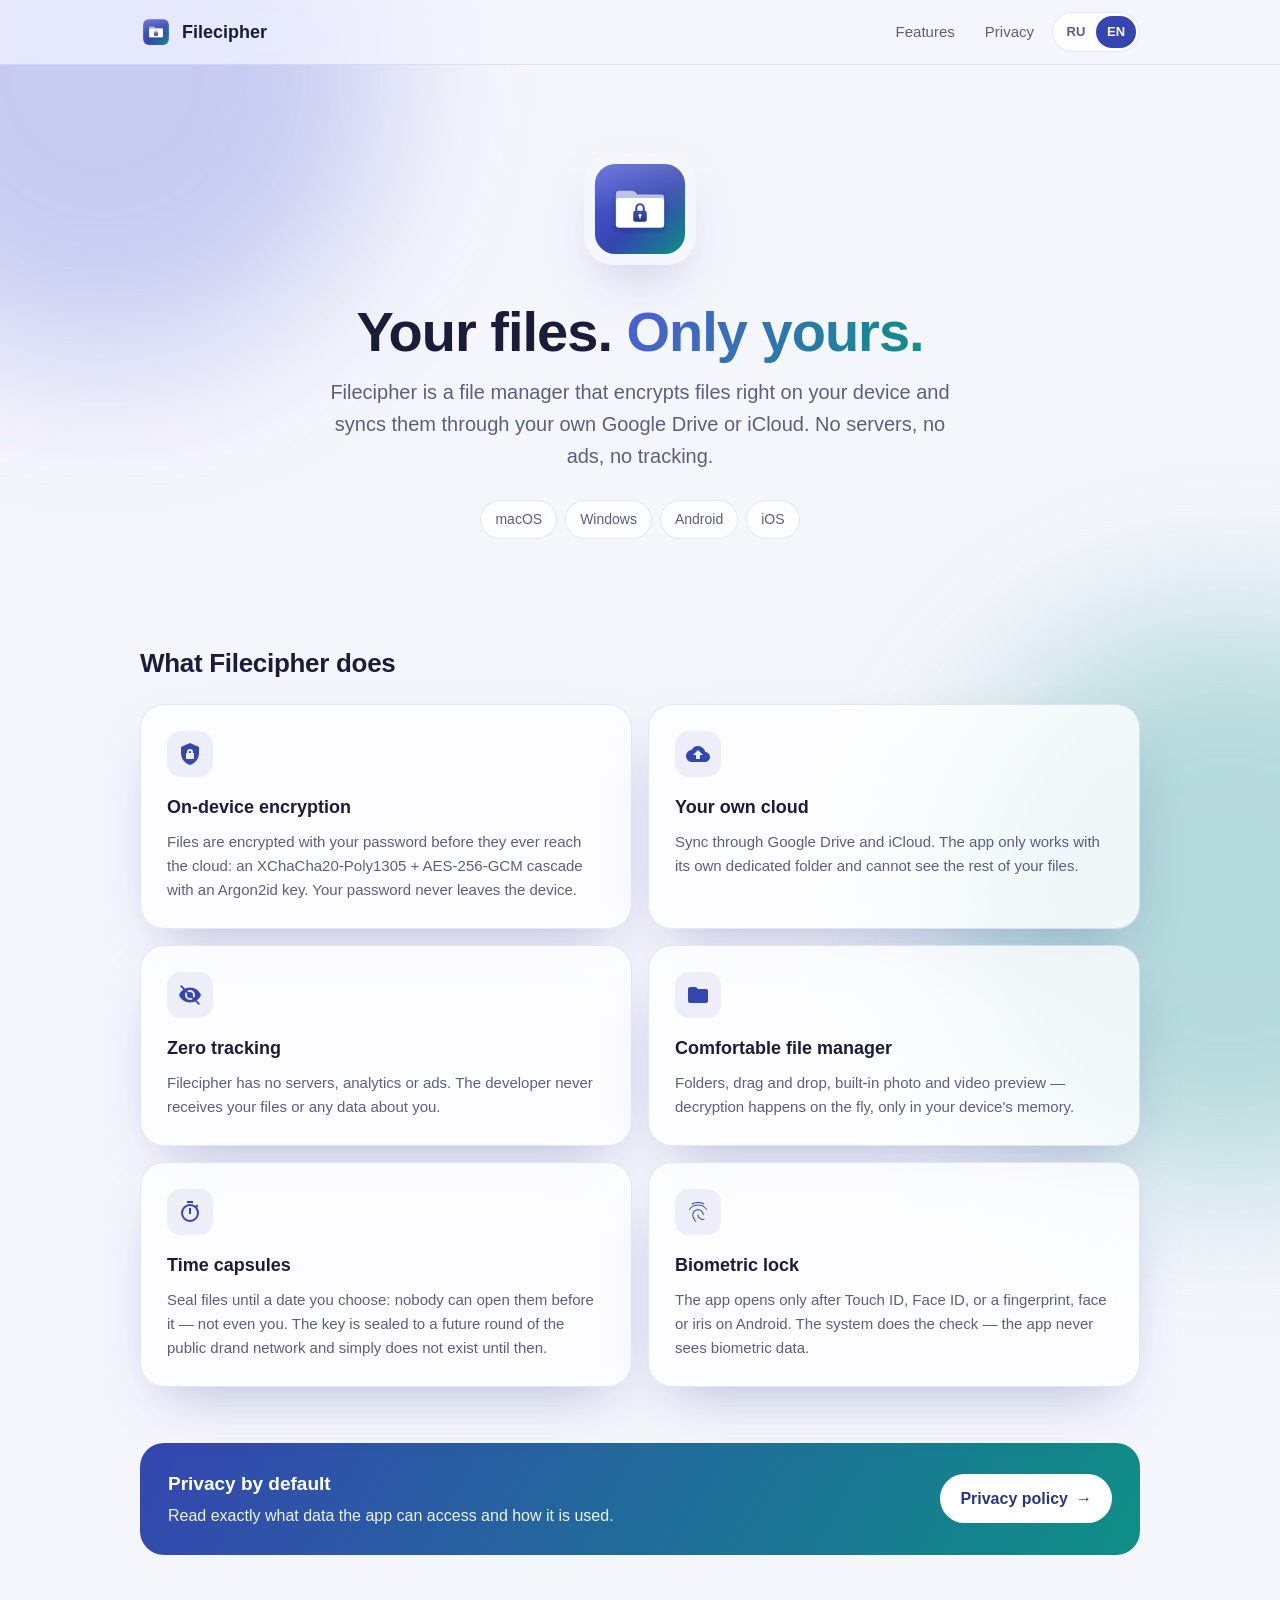
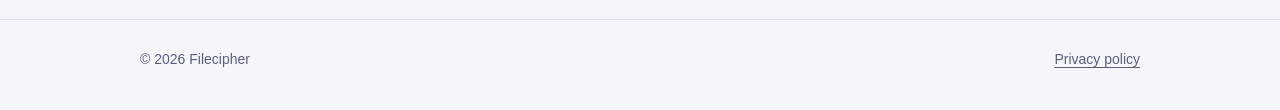
<file: index.html>
<!doctype html>
<html lang="en" data-lang="en" data-title-ru="Filecipher — зашифрованные файлы в вашем облаке" data-title-en="Filecipher — encrypted files in your own cloud">
  <head>
    <meta charset="utf-8" />
    <meta name="viewport" content="width=device-width, initial-scale=1" />
    <title>Filecipher — encrypted files in your own cloud</title>
    <meta name="description" content="Filecipher encrypts your files on your device, syncs them through your own Google Drive or iCloud and can seal them until a date. No servers, no tracking." />
    <meta property="og:type" content="website" />
    <meta property="og:site_name" content="Filecipher" />
    <meta property="og:title" content="Filecipher — encrypted files in your own cloud" />
    <meta property="og:description" content="Encrypted files in your own cloud. No servers. No tracking." />
    <meta property="og:image" content="https://file-cipher.github.io/assets/social-preview.png" />
    <meta property="og:url" content="https://file-cipher.github.io/" />
    <meta name="twitter:card" content="summary_large_image" />
    <meta name="theme-color" content="#3546b0" />
    <link rel="icon" href="assets/icon.svg" type="image/svg+xml" />
    <link rel="stylesheet" href="assets/style.css" />
    <script src="assets/lang.js"></script>
  </head>
  <body>
    <div class="blob one"></div>
    <div class="blob two"></div>

    <header>
      <div class="wrap bar">
        <a class="brand" href="./"><img src="assets/icon.svg" alt="" />Filecipher</a>
        <nav>
          <a class="hide-sm" href="#features"><span lang="ru">Возможности</span><span lang="en">Features</span></a>
          <a href="privacy/"><span lang="ru">Конфиденциальность</span><span lang="en">Privacy</span></a>
          <div class="lang" role="group" aria-label="Language">
            <button type="button" data-set-lang="ru" aria-pressed="false">RU</button>
            <button type="button" data-set-lang="en" aria-pressed="true">EN</button>
          </div>
        </nav>
      </div>
    </header>

    <main class="wrap">
      <section class="hero">
        <img class="icon" src="assets/icon.svg" alt="Filecipher" />
        <h1>
          <span lang="ru">Ваши файлы. <span class="gradient">Только ваши.</span></span>
          <span lang="en">Your files. <span class="gradient">Only yours.</span></span>
        </h1>
        <p>
          <span lang="ru">Filecipher — файловый менеджер, который шифрует файлы прямо на устройстве и синхронизирует их через ваш собственный Google Диск или iCloud. Без серверов, без рекламы и без слежки.</span>
          <span lang="en">Filecipher is a file manager that encrypts files right on your device and syncs them through your own Google Drive or iCloud. No servers, no ads, no tracking.</span>
        </p>
        <div class="chips">
          <span class="chip">macOS</span>
          <span class="chip">Windows</span>
          <span class="chip">Android</span>
          <span class="chip">iOS</span>
        </div>
      </section>

      <h2 class="section-title" id="features"><span lang="ru">Что умеет Filecipher</span><span lang="en">What Filecipher does</span></h2>

      <section class="grid">
        <article class="card">
          <div class="ico">
            <svg viewBox="0 0 24 24" fill="currentColor" aria-hidden="true"><path d="M12 1 3 5v6c0 5.55 3.84 10.74 9 12 5.16-1.26 9-6.45 9-12V5l-9-4Zm0 6a3 3 0 0 1 3 3v1h1v6H8v-6h1v-1a3 3 0 0 1 3-3Zm0 2a1 1 0 0 0-1 1v1h2v-1a1 1 0 0 0-1-1Z" /></svg>
          </div>
          <h3><span lang="ru">Шифрование на устройстве</span><span lang="en">On-device encryption</span></h3>
          <p>
            <span lang="ru">Файлы шифруются паролем ещё до отправки в облако: каскад XChaCha20-Poly1305 и AES-256-GCM, ключ из пароля — Argon2id. Пароль никуда не передаётся.</span>
            <span lang="en">Files are encrypted with your password before they ever reach the cloud: an XChaCha20-Poly1305 + AES-256-GCM cascade with an Argon2id key. Your password never leaves the device.</span>
          </p>
        </article>

        <article class="card">
          <div class="ico">
            <svg viewBox="0 0 24 24" fill="currentColor" aria-hidden="true"><path d="M19.35 10.04A7.49 7.49 0 0 0 12 4C9.11 4 6.6 5.64 5.35 8.04A5.994 5.994 0 0 0 0 14c0 3.31 2.69 6 6 6h13c2.76 0 5-2.24 5-5 0-2.64-2.05-4.78-4.65-4.96ZM14 13v4h-4v-4H7l5-5 5 5h-3Z" /></svg>
          </div>
          <h3><span lang="ru">Ваше облако</span><span lang="en">Your own cloud</span></h3>
          <p>
            <span lang="ru">Синхронизация через Google Диск и iCloud. Приложение работает только со своей отдельной папкой и не видит остальные ваши файлы.</span>
            <span lang="en">Sync through Google Drive and iCloud. The app only works with its own dedicated folder and cannot see the rest of your files.</span>
          </p>
        </article>

        <article class="card">
          <div class="ico">
            <svg viewBox="0 0 24 24" fill="currentColor" aria-hidden="true"><path d="M12 4.5C7 4.5 2.73 7.61 1 12c1.73 4.39 6 7.5 11 7.5s9.27-3.11 11-7.5c-1.73-4.39-6-7.5-11-7.5ZM12 17a5 5 0 1 1 0-10 5 5 0 0 1 0 10Zm0-8a3 3 0 1 0 0 6 3 3 0 0 0 0-6Z" /><path d="M2 3.27 3.28 2 22 20.72 20.73 22z" /></svg>
          </div>
          <h3><span lang="ru">Никакой слежки</span><span lang="en">Zero tracking</span></h3>
          <p>
            <span lang="ru">У Filecipher нет своих серверов, аналитики и рекламы. Разработчик не получает ни ваших файлов, ни данных о вас.</span>
            <span lang="en">Filecipher has no servers, analytics or ads. The developer never receives your files or any data about you.</span>
          </p>
        </article>

        <article class="card">
          <div class="ico">
            <svg viewBox="0 0 24 24" fill="currentColor" aria-hidden="true"><path d="M10 4H4a2 2 0 0 0-2 2v12a2 2 0 0 0 2 2h16a2 2 0 0 0 2-2V8a2 2 0 0 0-2-2h-8l-2-2Z" /></svg>
          </div>
          <h3><span lang="ru">Удобные файлы</span><span lang="en">Comfortable file manager</span></h3>
          <p>
            <span lang="ru">Папки, перетаскивание, просмотр фото и видео прямо в приложении — расшифровка происходит на лету, только в памяти устройства.</span>
            <span lang="en">Folders, drag and drop, built-in photo and video preview — decryption happens on the fly, only in your device's memory.</span>
          </p>
        </article>

        <article class="card">
          <div class="ico">
            <svg viewBox="0 0 24 24" fill="currentColor" aria-hidden="true"><path d="M15 1H9v2h6V1Zm-4 13h2V8h-2v6Zm8.03-6.61 1.42-1.42c-.43-.51-.9-.99-1.41-1.41l-1.42 1.42A8.96 8.96 0 0 0 12 4a9 9 0 1 0 9 9c0-2.12-.74-4.07-1.97-5.61ZM12 20a7 7 0 1 1 0-14 7 7 0 0 1 0 14Z" /></svg>
          </div>
          <h3><span lang="ru">Капсулы времени</span><span lang="en">Time capsules</span></h3>
          <p>
            <span lang="ru">Запечатайте файлы до выбранной даты: до неё их не откроет никто — даже вы. Ключ запечатан под будущий раунд публичной сети drand, и до нужного момента его просто не существует.</span>
            <span lang="en">Seal files until a date you choose: nobody can open them before it — not even you. The key is sealed to a future round of the public drand network and simply does not exist until then.</span>
          </p>
        </article>

        <article class="card">
          <div class="ico">
            <svg viewBox="0 0 24 24" fill="currentColor" aria-hidden="true"><path d="M17.81 4.47c-.08 0-.16-.02-.23-.06C15.66 3.42 14 3 12.01 3c-1.98 0-3.86.47-5.57 1.41-.24.13-.54.04-.68-.2a.506.506 0 0 1 .2-.68C7.82 2.52 9.86 2 12.01 2c2.13 0 3.99.47 6.03 1.52.25.13.34.43.21.67a.49.49 0 0 1-.44.28ZM3.5 9.72a.499.499 0 0 1-.41-.79c.99-1.4 2.25-2.5 3.75-3.27C9.98 4.04 14 4.03 17.15 5.65c1.5.77 2.76 1.86 3.75 3.25a.5.5 0 0 1-.12.7c-.23.16-.54.11-.7-.12a9.388 9.388 0 0 0-3.39-2.94c-2.87-1.47-6.54-1.47-9.4.01-1.36.7-2.5 1.7-3.4 2.96-.08.14-.23.21-.39.21Zm6.25 12.07a.47.47 0 0 1-.35-.15c-.87-.87-1.34-1.43-2.01-2.64-.69-1.23-1.05-2.73-1.05-4.34 0-2.97 2.54-5.39 5.66-5.39s5.66 2.42 5.66 5.39c0 .28-.22.5-.5.5s-.5-.22-.5-.5c0-2.42-2.09-4.39-4.66-4.39-2.57 0-4.66 1.97-4.66 4.39 0 1.44.32 2.77.93 3.85.64 1.15 1.08 1.64 1.85 2.42.19.2.19.51 0 .71-.11.1-.24.15-.37.15Zm7.17-1.85c-1.19 0-2.24-.3-3.1-.89-1.49-1.01-2.38-2.65-2.38-4.39 0-.28.22-.5.5-.5s.5.22.5.5c0 1.41.72 2.74 1.94 3.56.71.48 1.54.71 2.54.71.24 0 .64-.03 1.04-.1.27-.05.53.13.58.41.05.27-.13.53-.41.58-.57.11-1.07.12-1.21.12Z" /></svg>
          </div>
          <h3><span lang="ru">Вход по биометрии</span><span lang="en">Biometric lock</span></h3>
          <p>
            <span lang="ru">Приложение открывается только после Touch ID, Face ID или отпечатка, лица и радужки на Android. Проверку делает сама система — приложение биометрию не видит.</span>
            <span lang="en">The app opens only after Touch ID, Face ID, or a fingerprint, face or iris on Android. The system does the check — the app never sees biometric data.</span>
          </p>
        </article>
      </section>

      <section class="callout">
        <div>
          <strong><span lang="ru">Конфиденциальность — по умолчанию</span><span lang="en">Privacy by default</span></strong>
          <p>
            <span lang="ru">Подробно о том, к каким данным приложение получает доступ и как их использует.</span>
            <span lang="en">Read exactly what data the app can access and how it is used.</span>
          </p>
        </div>
        <a class="btn" href="privacy/"><span lang="ru">Политика конфиденциальности</span><span lang="en">Privacy policy</span> →</a>
      </section>
    </main>

    <footer>
      <div class="wrap">
        <span>© 2026 Filecipher</span>
        <a href="privacy/"><span lang="ru">Политика конфиденциальности</span><span lang="en">Privacy policy</span></a>
      </div>
    </footer>
  </body>
</html>
</file>
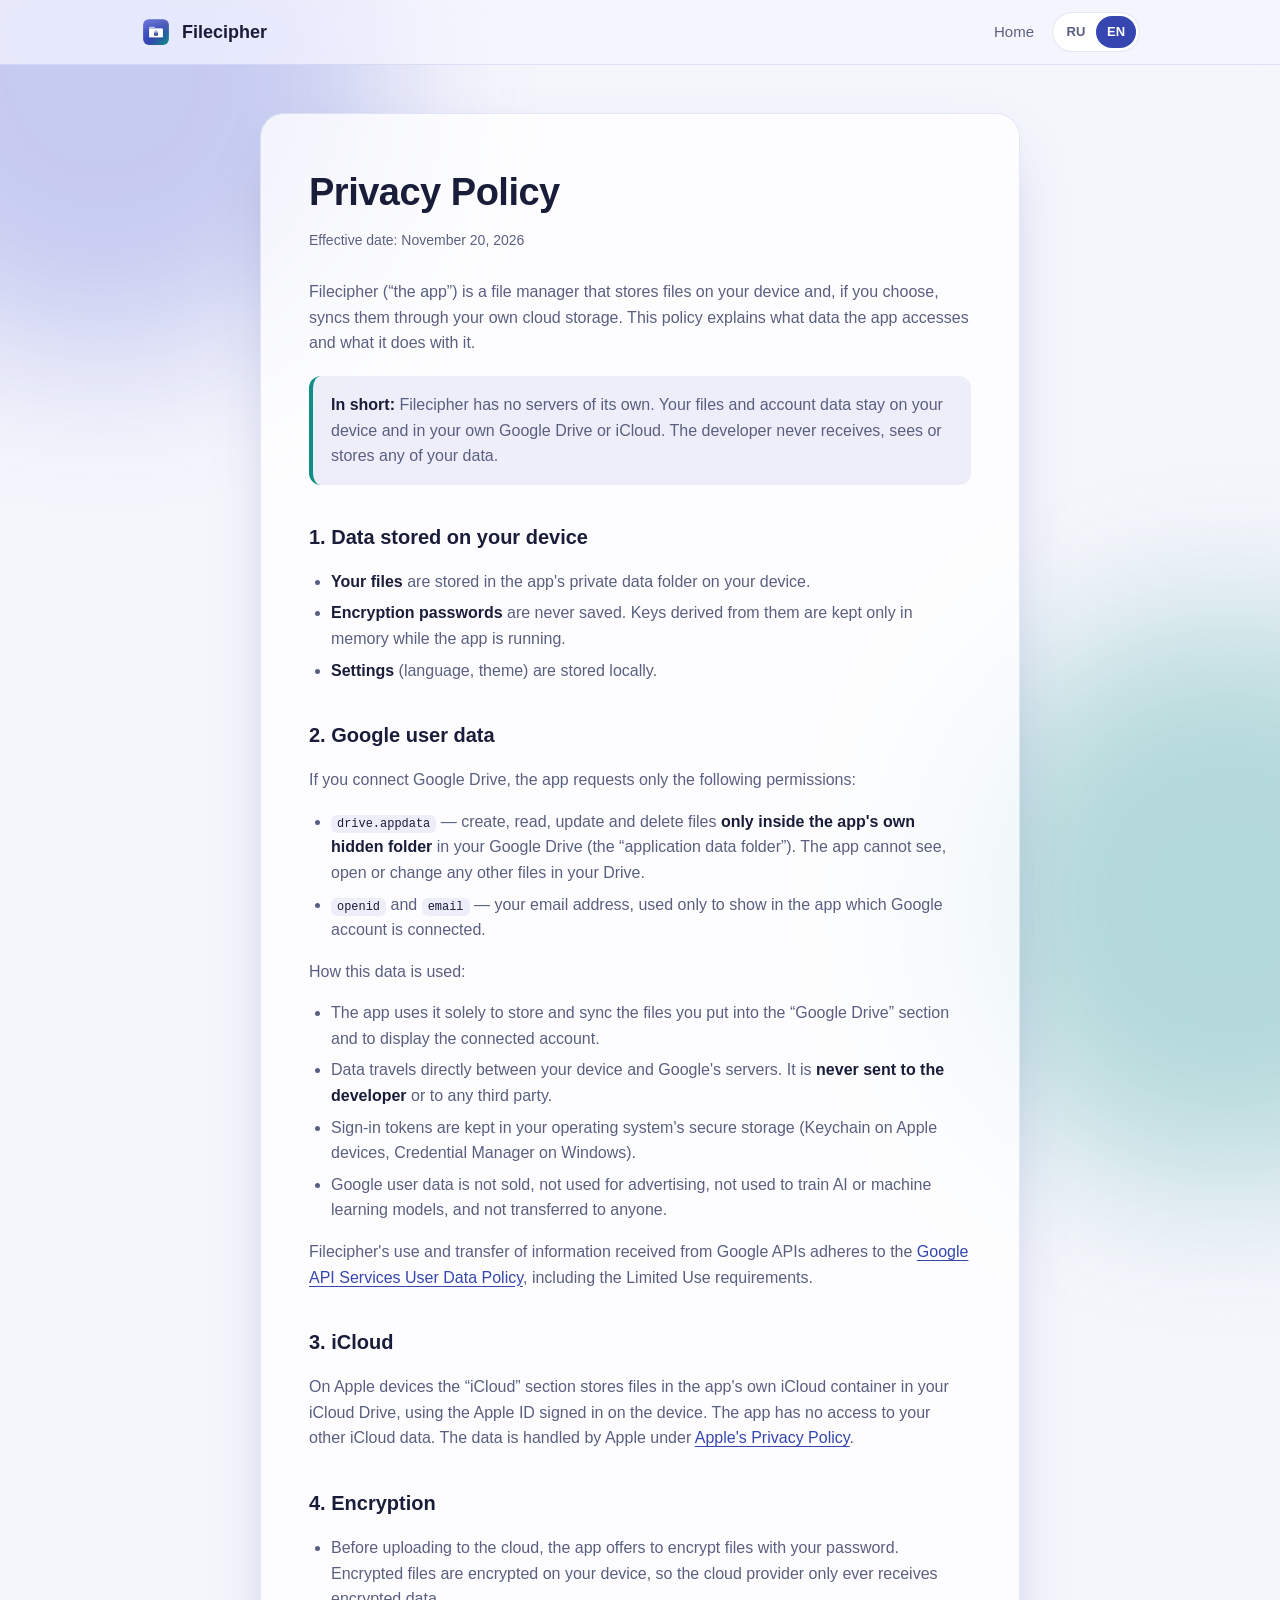
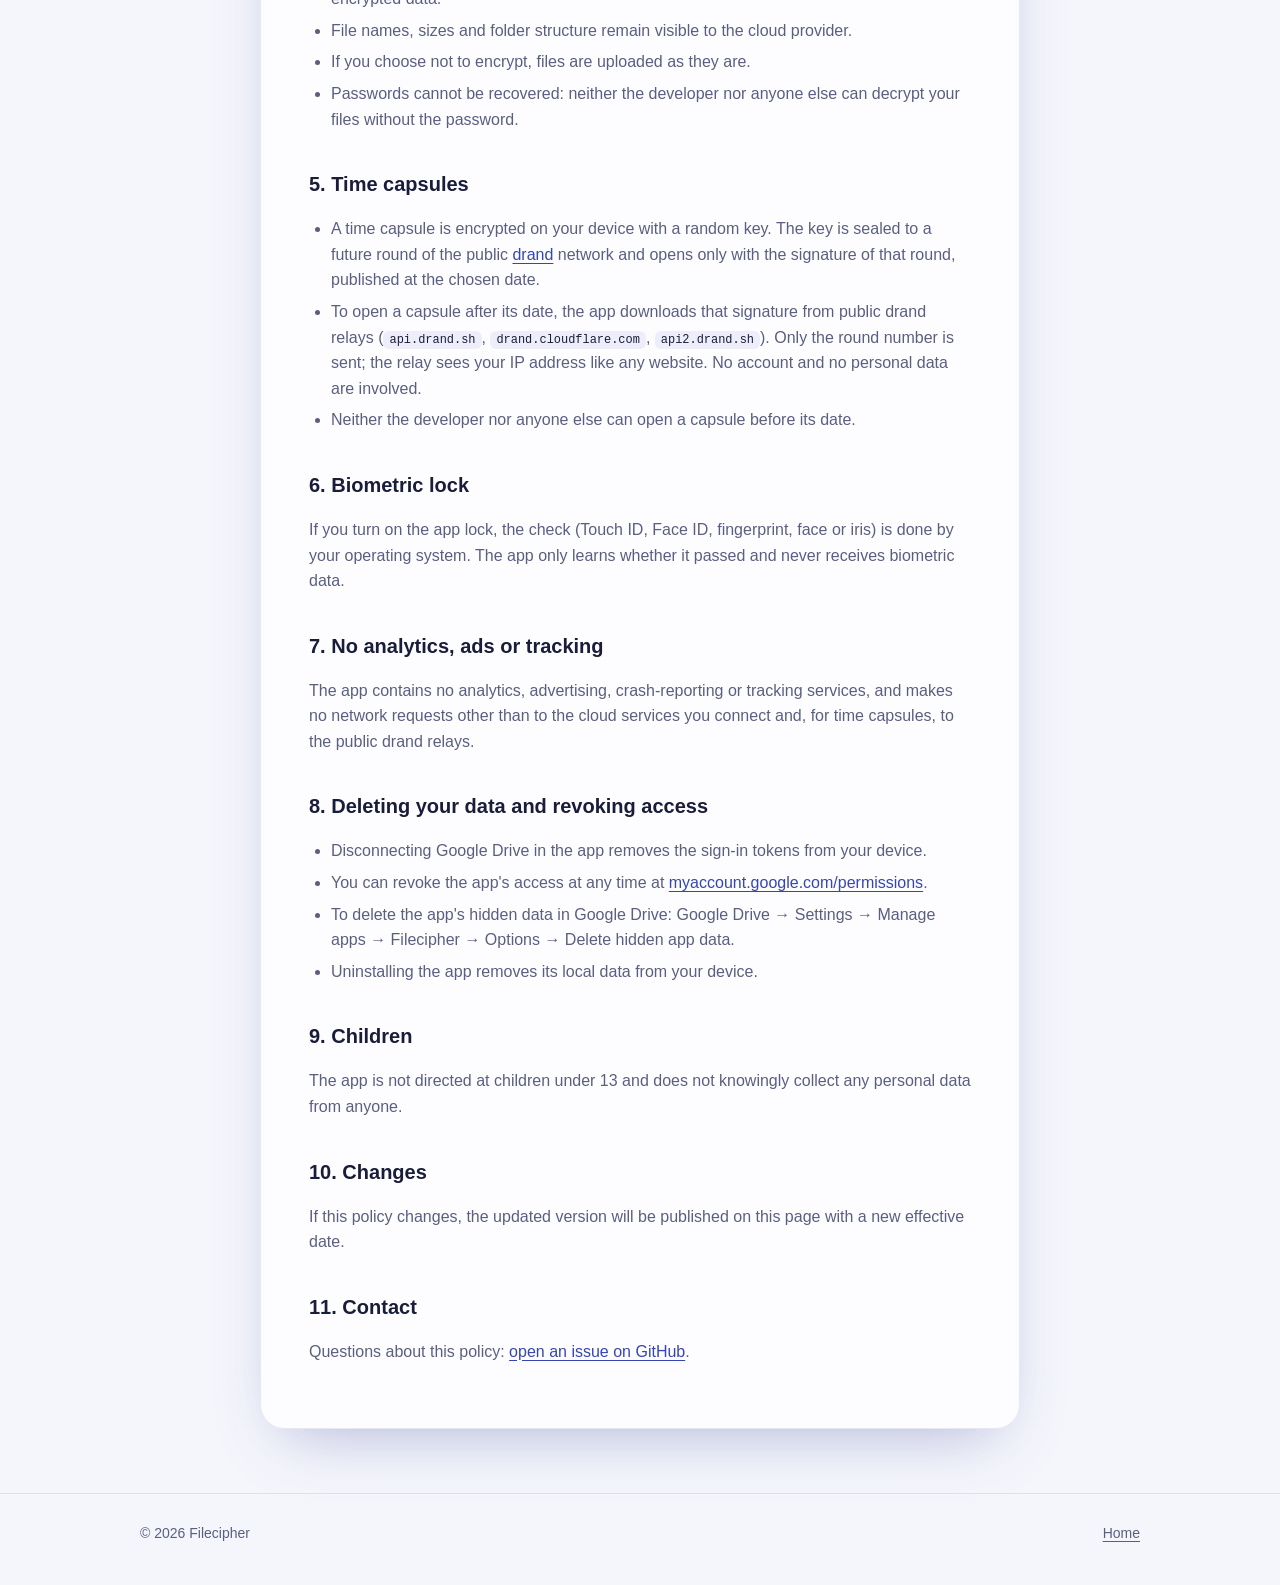
<file: privacy/index.html>
<!doctype html>
<html lang="en" data-lang="en" data-title-ru="Политика конфиденциальности — Filecipher" data-title-en="Privacy Policy — Filecipher">
  <head>
    <meta charset="utf-8" />
    <meta name="viewport" content="width=device-width, initial-scale=1" />
    <title>Privacy Policy — Filecipher</title>
    <meta name="description" content="How Filecipher handles your files and the Google and Apple account data it can access." />
    <meta property="og:type" content="website" />
    <meta property="og:site_name" content="Filecipher" />
    <meta property="og:title" content="Privacy Policy — Filecipher" />
    <meta property="og:description" content="Encrypted files in your own cloud. No servers. No tracking." />
    <meta property="og:image" content="https://file-cipher.github.io/assets/social-preview.png" />
    <meta property="og:url" content="https://file-cipher.github.io/privacy/" />
    <meta name="twitter:card" content="summary_large_image" />
    <meta name="theme-color" content="#3546b0" />
    <link rel="icon" href="../assets/icon.svg" type="image/svg+xml" />
    <link rel="stylesheet" href="../assets/style.css" />
    <script src="../assets/lang.js"></script>
  </head>
  <body>
    <div class="blob one"></div>
    <div class="blob two"></div>

    <header>
      <div class="wrap bar">
        <a class="brand" href="../"><img src="../assets/icon.svg" alt="" />Filecipher</a>
        <nav>
          <a class="hide-sm" href="../"><span lang="ru">Главная</span><span lang="en">Home</span></a>
          <div class="lang" role="group" aria-label="Language">
            <button type="button" data-set-lang="ru" aria-pressed="false">RU</button>
            <button type="button" data-set-lang="en" aria-pressed="true">EN</button>
          </div>
        </nav>
      </div>
    </header>

    <main class="wrap">
      <!-- English -->
      <article class="doc" lang="en">
        <h1>Privacy Policy</h1>
        <p class="meta">Effective date: November 20, 2026</p>

        <p>
          Filecipher (“the app”) is a file manager that stores files on your device and, if you choose, syncs them
          through your own cloud storage. This policy explains what data the app accesses and what it does with it.
        </p>

        <div class="note">
          <p><strong>In short:</strong> Filecipher has no servers of its own. Your files and account data stay on your device and in your own Google Drive or iCloud. The developer never receives, sees or stores any of your data.</p>
        </div>

        <h2>1. Data stored on your device</h2>
        <ul>
          <li><strong>Your files</strong> are stored in the app's private data folder on your device.</li>
          <li><strong>Encryption passwords</strong> are never saved. Keys derived from them are kept only in memory while the app is running.</li>
          <li><strong>Settings</strong> (language, theme) are stored locally.</li>
        </ul>

        <h2>2. Google user data</h2>
        <p>If you connect Google Drive, the app requests only the following permissions:</p>
        <ul>
          <li>
            <code>drive.appdata</code> — create, read, update and delete files <strong>only inside the app's own hidden folder</strong>
            in your Google Drive (the “application data folder”). The app cannot see, open or change any other files in your Drive.
          </li>
          <li><code>openid</code> and <code>email</code> — your email address, used only to show in the app which Google account is connected.</li>
        </ul>
        <p>How this data is used:</p>
        <ul>
          <li>The app uses it solely to store and sync the files you put into the “Google Drive” section and to display the connected account.</li>
          <li>Data travels directly between your device and Google's servers. It is <strong>never sent to the developer</strong> or to any third party.</li>
          <li>Sign-in tokens are kept in your operating system's secure storage (Keychain on Apple devices, Credential Manager on Windows).</li>
          <li>Google user data is not sold, not used for advertising, not used to train AI or machine learning models, and not transferred to anyone.</li>
        </ul>
        <p>
          Filecipher's use and transfer of information received from Google APIs adheres to the
          <a href="https://developers.google.com/terms/api-services-user-data-policy" rel="noopener">Google API Services User Data Policy</a>,
          including the Limited Use requirements.
        </p>

        <h2>3. iCloud</h2>
        <p>
          On Apple devices the “iCloud” section stores files in the app's own iCloud container in your iCloud Drive, using the
          Apple ID signed in on the device. The app has no access to your other iCloud data. The data is handled by Apple under
          <a href="https://www.apple.com/legal/privacy/" rel="noopener">Apple's Privacy Policy</a>.
        </p>

        <h2>4. Encryption</h2>
        <ul>
          <li>Before uploading to the cloud, the app offers to encrypt files with your password. Encrypted files are encrypted on your device, so the cloud provider only ever receives encrypted data.</li>
          <li>File names, sizes and folder structure remain visible to the cloud provider.</li>
          <li>If you choose not to encrypt, files are uploaded as they are.</li>
          <li>Passwords cannot be recovered: neither the developer nor anyone else can decrypt your files without the password.</li>
        </ul>

        <h2>5. Time capsules</h2>
        <ul>
          <li>A time capsule is encrypted on your device with a random key. The key is sealed to a future round of the public <a href="https://drand.love" rel="noopener">drand</a> network and opens only with the signature of that round, published at the chosen date.</li>
          <li>To open a capsule after its date, the app downloads that signature from public drand relays (<code>api.drand.sh</code>, <code>drand.cloudflare.com</code>, <code>api2.drand.sh</code>). Only the round number is sent; the relay sees your IP address like any website. No account and no personal data are involved.</li>
          <li>Neither the developer nor anyone else can open a capsule before its date.</li>
        </ul>

        <h2>6. Biometric lock</h2>
        <p>If you turn on the app lock, the check (Touch ID, Face ID, fingerprint, face or iris) is done by your operating system. The app only learns whether it passed and never receives biometric data.</p>

        <h2>7. No analytics, ads or tracking</h2>
        <p>The app contains no analytics, advertising, crash-reporting or tracking services, and makes no network requests other than to the cloud services you connect and, for time capsules, to the public drand relays.</p>

        <h2>8. Deleting your data and revoking access</h2>
        <ul>
          <li>Disconnecting Google Drive in the app removes the sign-in tokens from your device.</li>
          <li>You can revoke the app's access at any time at <a href="https://myaccount.google.com/permissions" rel="noopener">myaccount.google.com/permissions</a>.</li>
          <li>To delete the app's hidden data in Google Drive: Google Drive → Settings → Manage apps → Filecipher → Options → Delete hidden app data.</li>
          <li>Uninstalling the app removes its local data from your device.</li>
        </ul>

        <h2>9. Children</h2>
        <p>The app is not directed at children under 13 and does not knowingly collect any personal data from anyone.</p>

        <h2>10. Changes</h2>
        <p>If this policy changes, the updated version will be published on this page with a new effective date.</p>

        <h2>11. Contact</h2>
        <p>Questions about this policy: <a href="https://github.com/file-cipher/file-cipher.github.io/issues" rel="noopener">open an issue on GitHub</a>.</p>
      </article>

      <!-- Russian -->
      <article class="doc" lang="ru">
        <h1>Политика конфиденциальности</h1>
        <p class="meta">Дата вступления в силу: 20 ноября 2026 г.</p>

        <p>
          Filecipher («приложение») — файловый менеджер, который хранит файлы на вашем устройстве и, если вы захотите,
          синхронизирует их через ваше собственное облачное хранилище. Здесь описано, к каким данным приложение получает
          доступ и что с ними делает.
        </p>

        <div class="note">
          <p><strong>Коротко:</strong> у Filecipher нет своих серверов. Ваши файлы и данные аккаунтов остаются на устройстве и в вашем собственном Google Диске или iCloud. Разработчик не получает, не видит и не хранит никаких ваших данных.</p>
        </div>

        <h2>1. Данные на устройстве</h2>
        <ul>
          <li><strong>Ваши файлы</strong> хранятся в закрытой папке приложения на устройстве.</li>
          <li><strong>Пароли шифрования</strong> никогда не сохраняются. Полученные из них ключи держатся только в памяти, пока приложение запущено.</li>
          <li><strong>Настройки</strong> (язык, тема) хранятся локально.</li>
        </ul>

        <h2>2. Данные Google</h2>
        <p>Если вы подключаете Google Диск, приложение запрашивает только эти разрешения:</p>
        <ul>
          <li>
            <code>drive.appdata</code> — создание, чтение, изменение и удаление файлов <strong>только в собственной скрытой папке приложения</strong>
            на вашем Google Диске («папка данных приложения»). Остальные файлы на Диске приложение не видит, не открывает и не изменяет.
          </li>
          <li><code>openid</code> и <code>email</code> — адрес почты, только чтобы показать в приложении, какой аккаунт Google подключён.</li>
        </ul>
        <p>Как используются эти данные:</p>
        <ul>
          <li>Только для хранения и синхронизации файлов, которые вы кладёте в раздел «Google Диск», и для отображения подключённого аккаунта.</li>
          <li>Данные передаются напрямую между вашим устройством и серверами Google. Они <strong>никогда не отправляются разработчику</strong> или третьим лицам.</li>
          <li>Токены входа хранятся в защищённом хранилище системы (Связка ключей на устройствах Apple, Диспетчер учётных данных в Windows).</li>
          <li>Данные Google не продаются, не используются для рекламы и обучения ИИ и моделей машинного обучения и никому не передаются.</li>
        </ul>
        <p>
          Использование и передача информации, полученной через API Google, соответствуют
          <a href="https://developers.google.com/terms/api-services-user-data-policy" rel="noopener">Google API Services User Data Policy</a>,
          включая требования Limited Use.
        </p>

        <h2>3. iCloud</h2>
        <p>
          На устройствах Apple раздел «iCloud» хранит файлы в собственном контейнере приложения в вашем iCloud Drive с помощью
          Apple ID, под которым выполнен вход на устройстве. К остальным данным iCloud у приложения доступа нет. Данные
          обрабатывает Apple согласно <a href="https://www.apple.com/legal/privacy/" rel="noopener">политике конфиденциальности Apple</a>.
        </p>

        <h2>4. Шифрование</h2>
        <ul>
          <li>Перед загрузкой в облако приложение предлагает зашифровать файлы паролем. Шифрование происходит на устройстве, поэтому облако получает только зашифрованные данные.</li>
          <li>Имена файлов, их размеры и структура папок остаются видны облачному сервису.</li>
          <li>Если вы отказываетесь от шифрования, файлы загружаются как есть.</li>
          <li>Пароль нельзя восстановить: ни разработчик, ни кто-либо ещё не сможет расшифровать файлы без него.</li>
        </ul>

        <h2>5. Капсулы времени</h2>
        <ul>
          <li>Капсула шифруется на устройстве случайным ключом. Ключ запечатывается под будущий раунд публичной сети <a href="https://drand.love" rel="noopener">drand</a> и открывается только подписью этого раунда, которая публикуется в выбранную дату.</li>
          <li>Чтобы открыть капсулу после даты, приложение скачивает эту подпись с публичных серверов drand (<code>api.drand.sh</code>, <code>drand.cloudflare.com</code>, <code>api2.drand.sh</code>). Передаётся только номер раунда; сервер видит ваш IP-адрес, как любой сайт. Аккаунтов и персональных данных здесь нет.</li>
          <li>Ни разработчик, ни кто-либо ещё не может открыть капсулу раньше её даты.</li>
        </ul>

        <h2>6. Блокировка по биометрии</h2>
        <p>Если включить блокировку приложения, проверку (Touch ID, Face ID, отпечаток, лицо или радужка) выполняет операционная система. Приложение узнаёт только результат и никогда не получает биометрические данные.</p>

        <h2>7. Без аналитики, рекламы и слежки</h2>
        <p>В приложении нет аналитики, рекламы, сбора отчётов о сбоях и трекеров. Оно не делает сетевых запросов, кроме запросов к подключённым вами облачным сервисам и, для капсул времени, к публичным серверам drand.</p>

        <h2>8. Удаление данных и отзыв доступа</h2>
        <ul>
          <li>Отключение Google Диска в приложении удаляет токены входа с устройства.</li>
          <li>Отозвать доступ приложения можно в любой момент на странице <a href="https://myaccount.google.com/permissions" rel="noopener">myaccount.google.com/permissions</a>.</li>
          <li>Удалить скрытые данные приложения на Google Диске: Google Диск → Настройки → Управление приложениями → Filecipher → Параметры → Удалить скрытые данные приложения.</li>
          <li>При удалении приложения его локальные данные удаляются с устройства.</li>
        </ul>

        <h2>9. Дети</h2>
        <p>Приложение не предназначено для детей младше 13 лет и сознательно не собирает ничьих персональных данных.</p>

        <h2>10. Изменения</h2>
        <p>Если политика изменится, новая версия будет опубликована на этой странице с новой датой вступления в силу.</p>

        <h2>11. Связь</h2>
        <p>Вопросы по этой политике: <a href="https://github.com/file-cipher/file-cipher.github.io/issues" rel="noopener">создайте issue на GitHub</a>.</p>
      </article>
    </main>

    <footer>
      <div class="wrap">
        <span>© 2026 Filecipher</span>
        <a href="../"><span lang="ru">Главная</span><span lang="en">Home</span></a>
      </div>
    </footer>
  </body>
</html>
</file>
<file: assets/style.css>
:root {
  --bg: #f5f6fc;
  --surface: rgba(255, 255, 255, 0.78);
  --surface-solid: #ffffff;
  --border: rgba(53, 70, 176, 0.12);
  --text: #191d3a;
  --muted: #5a5f80;
  --primary: #3546b0;
  --primary-2: #4e5dd6;
  --teal: #0e8f86;
  --chip: rgba(53, 70, 176, 0.08);
  --shadow: 0 24px 60px -24px rgba(39, 52, 143, 0.35);
  --radius: 24px;
  color-scheme: light;
}

@media (prefers-color-scheme: dark) {
  :root {
    --bg: #0b0d19;
    --surface: rgba(24, 27, 48, 0.72);
    --surface-solid: #161a2e;
    --border: rgba(255, 255, 255, 0.08);
    --text: #eef0ff;
    --muted: #a3a8c9;
    --primary: #8f9bff;
    --primary-2: #6f7cf0;
    --teal: #3cc7bb;
    --chip: rgba(143, 155, 255, 0.1);
    --shadow: 0 24px 60px -24px rgba(0, 0, 0, 0.7);
    color-scheme: dark;
  }
}

* {
  box-sizing: border-box;
}

html {
  scroll-behavior: smooth;
}

body {
  margin: 0;
  min-height: 100vh;
  background: var(--bg);
  color: var(--text);
  font-family:
    -apple-system, BlinkMacSystemFont, 'SF Pro Text', 'Segoe UI', Roboto, 'Helvetica Neue', Arial, sans-serif;
  line-height: 1.6;
  -webkit-font-smoothing: antialiased;
  overflow-x: hidden;
}

/* language switching: only the active language is shown */
html[data-lang='ru'] [lang='en'],
html[data-lang='en'] [lang='ru'] {
  display: none !important;
}

a {
  color: var(--primary);
  text-underline-offset: 3px;
}

.blob {
  position: fixed;
  z-index: -1;
  width: 44vmax;
  height: 44vmax;
  border-radius: 50%;
  filter: blur(80px);
  opacity: 0.28;
  pointer-events: none;
  animation: float 20s ease-in-out infinite alternate;
}

.blob.one {
  top: -16vmax;
  left: -14vmax;
  background: var(--primary-2);
}

.blob.two {
  right: -18vmax;
  bottom: -22vmax;
  background: var(--teal);
  animation-delay: -8s;
}

@keyframes float {
  to {
    transform: translate(5vmax, 4vmax) scale(1.1);
  }
}

.wrap {
  width: min(1040px, 100%);
  margin: 0 auto;
  padding: 0 20px;
}

/* header */
header {
  position: sticky;
  top: 0;
  z-index: 10;
  backdrop-filter: blur(18px) saturate(1.4);
  -webkit-backdrop-filter: blur(18px) saturate(1.4);
  background: color-mix(in srgb, var(--bg) 70%, transparent);
  border-bottom: 1px solid var(--border);
}

.bar {
  display: flex;
  align-items: center;
  gap: 16px;
  height: 64px;
}

.brand {
  display: inline-flex;
  align-items: center;
  gap: 10px;
  font-weight: 700;
  font-size: 18px;
  color: var(--text);
  text-decoration: none;
}

.brand img {
  width: 32px;
  height: 32px;
}

.bar nav {
  display: flex;
  align-items: center;
  gap: 6px;
  margin-left: auto;
}

.bar nav a {
  padding: 8px 12px;
  border-radius: 999px;
  color: var(--muted);
  font-size: 15px;
  text-decoration: none;
}

.bar nav a:hover {
  background: var(--chip);
  color: var(--text);
}

.lang {
  display: inline-flex;
  padding: 3px;
  border: 1px solid var(--border);
  border-radius: 999px;
  background: var(--surface);
}

.lang button {
  min-width: 40px;
  padding: 6px 10px;
  border: 0;
  border-radius: 999px;
  background: none;
  color: var(--muted);
  font: inherit;
  font-size: 13px;
  font-weight: 600;
  cursor: pointer;
}

.lang button[aria-pressed='true'] {
  background: var(--primary);
  color: #fff;
}

/* hero */
.hero {
  padding: 88px 0 56px;
  text-align: center;
}

.hero .icon {
  width: 112px;
  height: 112px;
  border-radius: 28px;
  box-shadow: var(--shadow);
  animation: rise 0.8s cubic-bezier(0.2, 0.9, 0.25, 1.15) both;
}

.hero h1 {
  margin: 28px 0 14px;
  font-size: clamp(34px, 6vw, 56px);
  line-height: 1.1;
  letter-spacing: -1px;
  animation: rise 0.8s 0.1s cubic-bezier(0.2, 0.9, 0.25, 1.15) both;
}

.gradient {
  background: linear-gradient(120deg, var(--primary-2), var(--teal));
  -webkit-background-clip: text;
  background-clip: text;
  color: transparent;
}

.hero p {
  max-width: 620px;
  margin: 0 auto;
  font-size: clamp(17px, 2.2vw, 20px);
  color: var(--muted);
  animation: rise 0.8s 0.2s cubic-bezier(0.2, 0.9, 0.25, 1.15) both;
}

.chips {
  display: flex;
  flex-wrap: wrap;
  justify-content: center;
  gap: 8px;
  margin-top: 28px;
  animation: rise 0.8s 0.3s cubic-bezier(0.2, 0.9, 0.25, 1.15) both;
}

.chip {
  padding: 7px 14px;
  border: 1px solid var(--border);
  border-radius: 999px;
  background: var(--surface);
  font-size: 14px;
  color: var(--muted);
}

@keyframes rise {
  from {
    opacity: 0;
    transform: translateY(18px);
  }
}

/* cards */
.grid {
  display: grid;
  grid-template-columns: repeat(2, 1fr);
  gap: 16px;
  padding-bottom: 32px;
}

.card {
  padding: 26px;
  border: 1px solid var(--border);
  border-radius: var(--radius);
  background: var(--surface);
  box-shadow: var(--shadow);
  backdrop-filter: blur(14px);
  -webkit-backdrop-filter: blur(14px);
}

.card .ico {
  display: grid;
  place-items: center;
  width: 46px;
  height: 46px;
  margin-bottom: 16px;
  border-radius: 14px;
  background: var(--chip);
  color: var(--primary);
}

.card .ico svg {
  width: 24px;
  height: 24px;
}

.card h3 {
  margin: 0 0 8px;
  font-size: 18px;
}

.card p {
  margin: 0;
  color: var(--muted);
  font-size: 15px;
}

.section-title {
  margin: 48px 0 20px;
  font-size: 26px;
  letter-spacing: -0.3px;
}

.callout {
  display: flex;
  flex-wrap: wrap;
  align-items: center;
  justify-content: space-between;
  gap: 16px;
  margin: 24px 0 64px;
  padding: 26px 28px;
  border-radius: var(--radius);
  background: linear-gradient(120deg, var(--primary), var(--teal));
  color: #fff;
}

.callout p {
  margin: 0;
  max-width: 560px;
  opacity: 0.92;
}

.callout strong {
  display: block;
  margin-bottom: 4px;
  font-size: 19px;
}

.btn {
  display: inline-flex;
  align-items: center;
  gap: 8px;
  padding: 12px 20px;
  border-radius: 999px;
  background: #fff;
  color: #26348f;
  font-weight: 600;
  text-decoration: none;
  white-space: nowrap;
}

/* document (privacy policy) */
.doc {
  max-width: 760px;
  margin: 48px auto 64px;
  padding: clamp(24px, 5vw, 48px);
  border: 1px solid var(--border);
  border-radius: var(--radius);
  background: var(--surface);
  box-shadow: var(--shadow);
}

.doc h1 {
  margin: 0 0 6px;
  font-size: clamp(28px, 5vw, 38px);
  letter-spacing: -0.5px;
}

.doc .meta {
  margin: 0 0 28px;
  color: var(--muted);
  font-size: 14px;
}

.doc h2 {
  margin: 36px 0 10px;
  font-size: 20px;
}

.doc p,
.doc li {
  color: var(--muted);
}

.doc strong {
  color: var(--text);
}

.doc ul {
  padding-left: 22px;
}

.doc li {
  margin: 6px 0;
}

.doc code {
  padding: 2px 6px;
  border-radius: 6px;
  background: var(--chip);
  color: var(--text);
  font-size: 0.92em;
}

.note {
  margin: 20px 0;
  padding: 16px 18px;
  border-left: 4px solid var(--teal);
  border-radius: 12px;
  background: var(--chip);
}

.note p {
  margin: 0;
}

footer {
  padding: 28px 0 40px;
  border-top: 1px solid var(--border);
  color: var(--muted);
  font-size: 14px;
}

footer .wrap {
  display: flex;
  flex-wrap: wrap;
  justify-content: space-between;
  gap: 12px;
}

footer a {
  color: var(--muted);
}

@media (max-width: 600px) {
  .grid {
    grid-template-columns: 1fr;
  }

  .bar nav a.hide-sm {
    display: none;
  }

  .hero {
    padding-top: 56px;
  }

  .callout {
    padding: 22px;
  }
}

@media (prefers-reduced-motion: reduce) {
  *,
  *::before {
    animation: none !important;
  }

  html {
    scroll-behavior: auto;
  }
}
</file>
